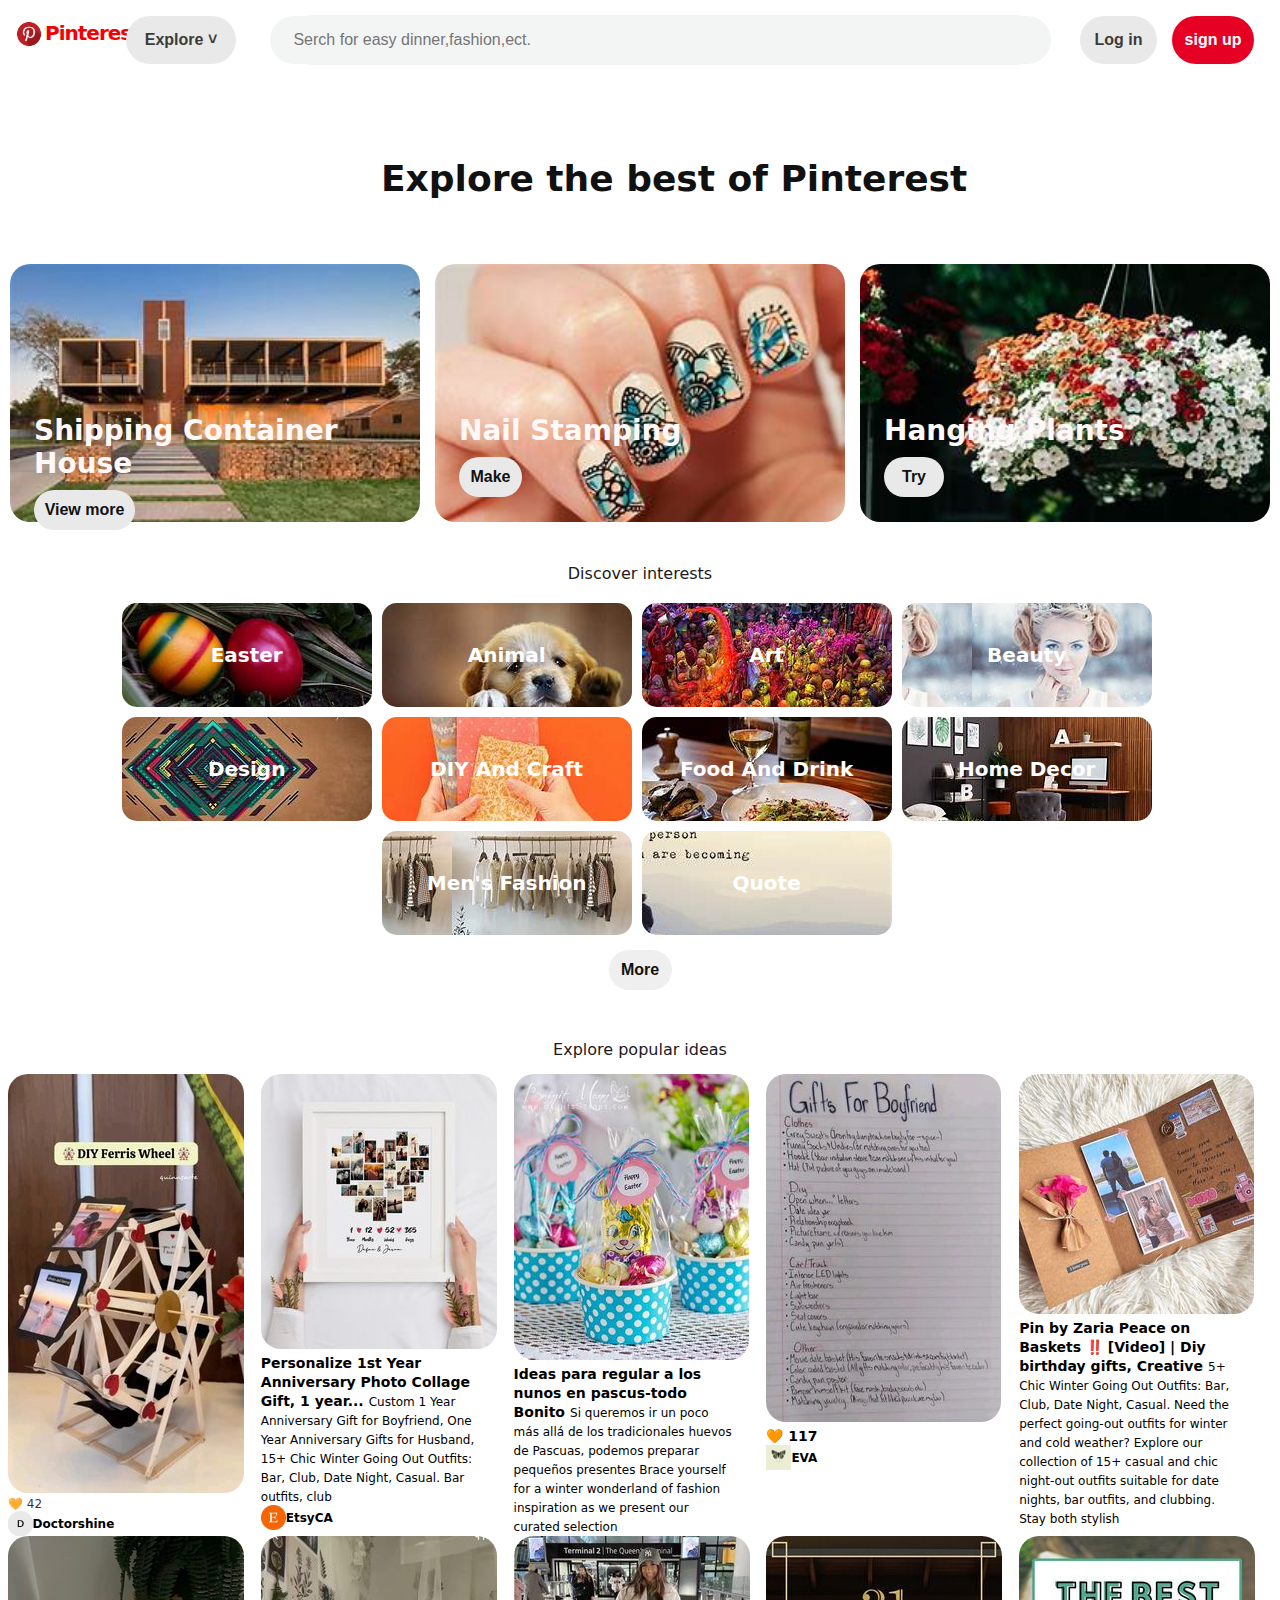
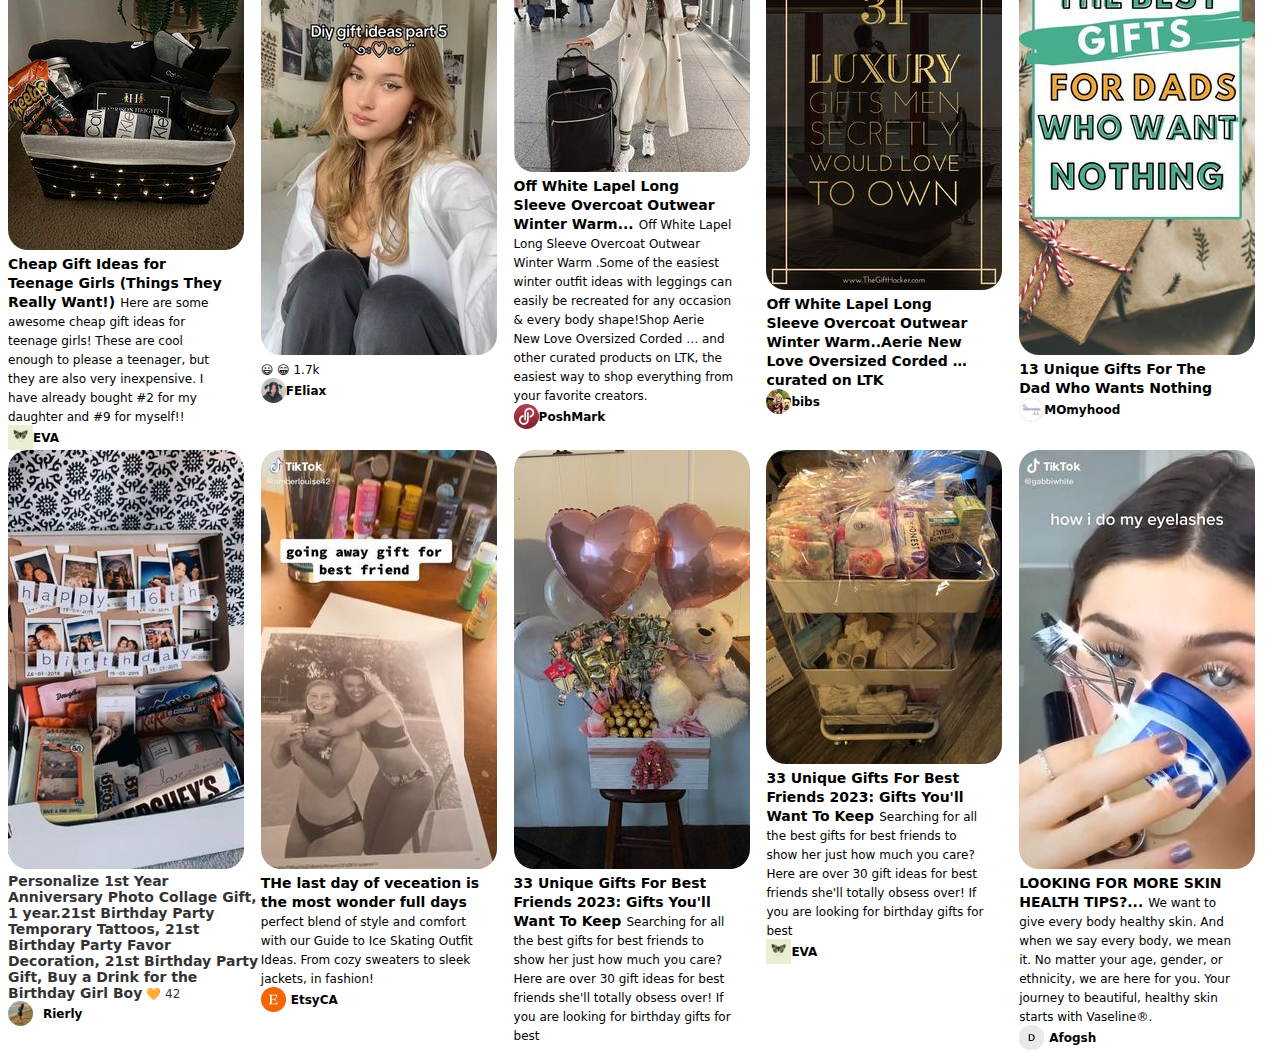
<file: index.html>
<!DOCTYPE html>federal-reserve-chair-jerome-powell-announces-fed-decision-on-interest-rates-1197381795-05e1151eb5d8451ca67ebeb75f36001c



<html>
<head>
    <title>
        pinterest.com
    </title>

    <link rel="stylesheet" href="pinterest.css">

    <link rel="stylesheet" href="https://cdnjs.cloudflare.com/ajax/libs/font-awesome/6.5.1/css/all.min.css" integrity="sha512-DTOQO9RWCH3ppGqcWaEA1BIZOC6xxalwEsw9c2QQeAIftl+Vegovlnee1c9QX4TctnWMn13TZye+giMm8e2LwA==" crossorigin="anonymous" referrerpolicy="no-referrer" />
</head>

<body >
    <div class="Container">
        <div class="topbar">
            <div class="righttop">
              <img class="logo1" src="logopin.jpg" >
              <span class="pintfont">Pinterest</span>
            
             <div class="buttonmain">
              <button class="button1">
                  Explore &#709;
                 </button>
             </div>
            </div>
          
             
          <div class="midbar">
            <i class="fa-solid fa-magnifying-glass"></i>
              <input class="serbar" type="text" placeholder=" Serch for easy dinner,fashion,ect.">
          </div>
  
  
          <div class="leftbar">
          <button class="log">
              Log in
          </button>
          <button class="sign">
              sign up
          </button>
          <i class="fa-solid fa-chevron-down"></i>
          </div>
  
          
  
      </div>
       
      <div class="secondhead">
          <h1 class="text2">Explore the best of Pinterest</h1>
      
      </div>
      
  
      <div class="mainimg" >
          <div class="firstpart">
              <div class="aboveimg1" ><span>Shipping Container House</span></div>
              <div><button class="buttonview1"> View more</button></div>
          </div>
          <div class="secondpart"> 
              <div class="aboveimg1" ><span>Nail Stamping</span></div>
              <div><button class="buttonview2"> Make</button></div>
          </div>
          <div class="thirddpart">
              <div class="aboveimg1" ><span>Hanging Plants</span></div>
              <div><button class="buttonview3"> Try</button></div>
          </div>
      </div>
  
      
      
      <div class="fontsmall">
             <span>Discover interests</span>
      </div>
  
  
     <div class="flex10">
           <div class="imgone" style="background-image: url(img1.jpg);"><span class="toptext">Easter</span></div>
           <div class="imgone" style="background-image: url(img2.jpg);"> <span class="toptext">Animal</span></div>
           <div class="imgone" style="background-image: url(img3.jpg);"> <span class="toptext">Art</span></div>
           <div class="imgone" style="background-image: url(img4.jpg);"> <span class="toptext">Beauty</span> </div>
           <div class="imgone" style="background-image: url(img5.jpg);"> <span class="toptext">Design</span></div>
           <div class="imgone" style="background-image: url(img6.jpg);"> <span class="toptext"> DIY And Craft</span></div>
           <div class="imgone" style="background-image: url(img7.jpg);"><span class="toptext">Food And Drink</span></div>
           <div class="imgone" style="background-image: url(img8.jpg);"><span class="toptext">Home Decor</span></div>
           <div class="imgone" style="background-image: url(img9.jpg);"><span class="toptext">Men's Fashion</span></div>
           <div class="imgone" style="background-image: url(img10.jpg);"><span class="toptext">Quote</span></div>
  
     </div>
  
     <div class="buttonmore">
      <button class="buttondown" button>More</button>
     </div>
  
  
     <div class="fontsmall" style="margin-top: 50px;">
      <span>Explore popular ideas</span>
   </div>
  
  
  
   
     <div class="bottommain">
  
  
      <div class="blockimg">
          <div class="imghov"><img style="border-radius: 20px;" src="firstone.jpg" ></div>
          <div style="font-size: 12px;opacity: .8;"> 
              <span>&#129505 42</span>
          </div>
          <div style="display: flex;flex-direction: row;width: 100px;align-items: center;">
              <img style="width: 25px;height: 25px;" src="D.png">
              <span style="font-size: 12px;font-weight: 600;;">Doctorshine</span>
          </div>
       </div>
      
      
       <div class="blockimg">
          <div><img style="border-radius: 20px;" src="secondimg.jpg" ></div>
          <div style="display: block;width: 220px;"> 
              <span style="font-size: 14px;font-weight: 600;width: 228;">Personalize 1st Year Anniversary Photo Collage Gift, 1 year...</span>
              <span style="font-size: 12px;">Custom 1 Year Anniversary Gift for Boyfriend, One Year Anniversary Gifts for Husband, 15+ Chic Winter Going Out Outfits: Bar, Club, Date Night, Casual. Bar outfits, club </span>
          </div>
          <div style="display: flex;flex-direction: row;width: 100px;align-items: center;">
              <img style="width: 25px;height: 25px;" src="E.jpg">
              <span style="font-size: 12px;font-weight: 600;">EtsyCA</span>
          </div>
       </div>
      
      
      
      
       
       <div class="blockimg">
          <div><img style="border-radius: 20px;" src="thirdimg.jpg" ></div>
          <div style="display: block;width: 220px;"> 
              <span style="font-size: 14px;font-weight: 600;width: 228;">Ideas para regular a los nunos en pascus-todo Bonito</span>
              <span style="font-size: 12px;">Si queremos ir un poco más allá de los tradicionales huevos de Pascuas, podemos preparar pequeños presentes Brace yourself for a winter wonderland of fashion inspiration as we present our curated selection  </span>
          </div>
          
       </div>
      
      
      
      
       
       <div class="blockimg">
          <div><img style="border-radius: 20px;" src="forthimg.jpg" ></div>
          <div style="display: block;width: 220px;"> 
              <span style="font-size: 14px;font-weight: 600;width: 228;">&#129505 117</span>
          </div>
          <div style="display: flex;flex-direction: row;width: 100px;align-items: center;">
              <img style="width: 25px;height: 25px;" src="eva.jpg">
              <span style="font-size: 12px;font-weight: 600;">EVA</span>
          </div>
       </div>
      
      
      
       
       <div class="blockimg">
          <div><img style="border-radius: 20px;" src="fifthimg.jpg" ></div>
          <div style="display: block;width: 220px;"> 
            <span style="font-size: 14px;font-weight: 600;width: 228;">Pin by Zaria Peace on Baskets ‼️ [Video] | Diy birthday gifts, Creative</span>
            <span style="font-size: 12px;">5+ Chic Winter Going Out Outfits: Bar, Club, Date Night, Casual. Need the perfect going-out outfits for winter and cold weather? Explore our collection of 15+ casual and chic night-out outfits suitable for date nights, bar outfits, and clubbing. Stay both stylish  </span>
        </div>
       </div>
  
  
  
     
  
  
      <div class="blockimg">
          <div><img style="border-radius: 20px;" src="secondrawfirst.jpg" ></div>
          <div style="display: block;width: 220px;"> 
            <span style="font-size: 14px;font-weight: 600;width: 228;">Cheap Gift Ideas for Teenage Girls (Things They Really Want!)</span>
            <span style="font-size: 12px;">Here are some awesome cheap gift ideas for teenage girls! These are cool enough to please a teenager, but they are also very inexpensive. I have already bought #2 for my daughter and #9 for myself!!  </span>
        </div>
          <div style="display: flex;flex-direction: row;width: 100px;align-items: center;">
              <img style="width: 25px;height: 25px;" src="eva.jpg">
              <span style="font-size: 12px;font-weight: 600;;">EVA</span>
          </div>
       </div>
      
      
       <div class="blockimg">
          <div><img style="border-radius: 20px;" src="secondrawsec.jpg" ></div>
          <div style="display: block;width: 220px;"> 
              <span style="font-size: 12px;font-weight: 400;width: 228;">	&#128515;	&#128513; 1.7k</span>
          </div>
          <div style="display: flex;flex-direction: row;width: 100px;align-items: center;margin-bottom: 25px;">
              <img style="width: 25px;height: 25px; border-radius: 50px;" src="ladty.jpg">
              <span style="font-size: 12px;font-weight: 600;">FEliax</span>
          </div>
       </div>
      
      
      
      
       
       <div class="blockimg">
          <div><img style="border-radius: 20px;" src="seondrawthird.jpg" ></div>
          <div style="display: block;width: 220px;"> 
              <span style="font-size: 14px;font-weight: 600;width: 228;">Off White Lapel Long Sleeve Overcoat Outwear Winter Warm...</span>
              <span style="font-size: 12px;">Off White Lapel Long Sleeve Overcoat Outwear Winter Warm .Some of the easiest winter outfit ideas with leggings can easily be recreated for any occasion & every body shape!Shop Aerie New Love Oversized Corded … and other curated products on LTK, the easiest way to shop everything from your favorite creators. </span>
          </div>
          <div style="display: flex;flex-direction: row;width: 100px;align-items: center;">
              <img style="width: 25px;height: 25px;border-radius: 50px;" src="poshmark.jpg">
              <span style="font-size: 12px;font-weight: 600;">PoshMark</span>
          </div>
          
       </div>
      
      
      
      
       
       <div class="blockimg">
          <div><img style="border-radius: 20px;" src="secondrawfourth.jpg" ></div>
          <div style="display: block;width: 220px;"> 
              <span style="font-size: 14px;font-weight: 600;width: 228;">Off White Lapel Long Sleeve Overcoat Outwear Winter Warm..Aerie New Love Oversized Corded … curated on LTK</span>
          </div>
          <div style="display: flex;flex-direction: row;width: 100px;align-items: center;">
              <img style="width: 25px;height: 25px;border-radius: 50px;" src="travel with bibs.jpg">
              <span style="font-size: 12px;font-weight: 600;">bibs</span>
          </div>
       </div>
      
      
      
       
       <div class="blockimg">
          <div><img style="border-radius: 20px;" src="seondrawfifth.jpg" ></div>
          <div style="display: block;width: 220px;"> 
              <span style="font-size: 14px;font-weight: 600;width: 228;">13 Unique Gifts For The Dad Who Wants Nothing</span>
          </div>
          <div style="display: flex;flex-direction: row;width: 100px;align-items: center;">
              <img style="width: 25px;height: 25px;" src="the momyclub.jpg">
              <span style="font-size: 12px;font-weight: 600;"> MOmyhood</span>
          </div>
  
       </div>



       
      <div class="blockimg">
        <div><img style="border-radius: 20px;" src="thirdrawfirst.jpg" ></div>
        <div style="font-size: 12px;opacity: .8;"> 
            <span style="font-size: 14px;font-weight: 600;width: 228;">Personalize 1st Year Anniversary Photo Collage Gift, 1 year.21st Birthday Party Temporary Tattoos, 21st Birthday Party Favor Decoration, 21st Birthday Party Gift, Buy a Drink for the Birthday Girl Boy</span>
            <span>&#129505 42</span>
        </div>
        <div style="display: flex;flex-direction: row;width: 100px;align-items: center;">
            <img style="width: 25px;height: 25px; border-radius: 100px;" src="riely.jpg">
            <span style="font-size: 12px;font-weight: 600;padding-left: 10px;">Rierly</span>
        </div>
     </div>
    
    
     <div class="blockimg">
        <div><img style="border-radius: 20px;" src="thirdrawsec.jpg" ></div>
        <div style="display: block;width: 220px;"> 
            <span style="font-size: 14px;font-weight: 600;width: 228;">THe last day of veceation is the most wonder full days</span>
            <span style="font-size: 12px;">perfect blend of style and comfort with our Guide to Ice Skating Outfit Ideas. From cozy sweaters to sleek jackets, in fashion! </span>
        </div>
        <div style="display: flex;flex-direction: row;width: 100px;align-items: center;margin-bottom: 10px;">
            <img style="width: 25px;height: 25px;" src="E.jpg">
            <span style="font-size: 12px;font-weight: 600;padding-left: 5px">EtsyCA</span>
        </div>
     </div>
    
    
    
    
     
     <div class="blockimg">
        <div><img style="border-radius: 20px;" src="thridrawthre.jpg" ></div>
        <div style="display: block;width: 220px;"> 
            <span style="font-size: 14px;font-weight: 600;width: 228;">33 Unique Gifts For Best Friends 2023: Gifts You'll Want To Keep</span>
            <span style="font-size: 12px;">Searching for all the best gifts for best friends to show her just how much you care? Here are over 30 gift ideas for best friends she'll totally obsess over! If you are looking for birthday gifts for best </span>
        </div>
        
     </div>
    
    
    
    
     
     <div class="blockimg">
        <div><img style="border-radius: 20px;" src="thirdrawfourth.jpg" ></div>
        <div style="display: block;width: 220px;"> 
        <span style="font-size: 14px;font-weight: 600;width: 228;">33 Unique Gifts For Best Friends 2023: Gifts You'll Want To Keep</span>
        <span style="font-size: 12px;">Searching for all the best gifts for best friends to show her just how much you care? Here are over 30 gift ideas for best friends she'll totally obsess over! If you are looking for birthday gifts for best </span>
    </div>
    
        <div style="display: flex;flex-direction: row;width: 100px;align-items: center;">
            <img style="width: 25px;height: 25px;" src="eva.jpg">
            <span style="font-size: 12px;font-weight: 600;">EVA</span>
        </div>
     </div>
    
    
    
     
     <div class="blockimg">
        <div><img style="border-radius: 20px;" src="thirdrawfifth.jpg" ></div>
        <div style="display: block;width: 220px;"> 
            <span style="font-size: 14px;font-weight: 600;width: 228;">LOOKING FOR MORE SKIN HEALTH TIPS?...</span>
            <span style="font-size: 12px;">We want to give every body healthy skin. And when we say every body, we mean it. No matter your age, gender, or ethnicity, we are here for you. Your journey to beautiful, healthy skin starts with Vaseline®. </span>
        </div>
        <div style="display: flex;flex-direction: row;width: 100px;align-items: center;">
            <img style="width: 25px;height: 25px;" src="D.png">
            <span style="font-size: 12px;font-weight: 600;padding-left: 5px">Afogsh</span>
        </div>
     </div>

  
      
     </div>
    </div>
   


</body>



</html>
</file>
<file: pinterest.css>
body{
    font-family: system-ui, -apple-system, BlinkMacSystemFont, 'Segoe UI', Roboto, Oxygen, Ubuntu, Cantarell, 'Open Sans', 'Helvetica Neue', sans-serif;
}
span{
    cursor: pointer;
}

button {
font-weight: 550;
font-size: 16px;
cursor: pointer;
border: none;
text-align: center;
font-style: normal;
}



.topbar {
    display: flex;
    flex-direction: row;
    background-color: rgb(255, 255, 255);
    position:fixed;
    width: 100%;
    height: 80px;
    justify-content: space-between;
    box-sizing: border-box;
    padding: 16px 16px 16px 16px;
    top: 0;
    right:0;
    left: 0;
    z-index: 2;
    


}
.righttop{
    display: flex;
    flex-direction: row;
    height: 48px;
    width: 240px;
    

}

.logo1 {
    width: 26px;
    height: 26px;
    margin-top: 5px;
    cursor: pointer;
    

}
.pintfont {
    width: 71px;
    height: 24px;
    margin-left: 3px;
    margin-top: 5px;
    cursor: pointer;
    color: rgb(245, 0, 0);
    font-size: 20px;
    font-weight: 600;
    letter-spacing: -1px;

}

.button1 {
    width: 110px;
    height: 48px;
    border-radius: 50px;
    margin-bottom: 15px;
    background-color: rgb(233, 233, 233);
    color: rgb(60, 59, 59);
    margin-left: 10px;
}
.button1:hover {
background-color: rgb(212, 212, 212);

}
.midbar {
    display: flex;
    flex-direction: row;
    background-color: rgb(243, 245, 245);
    width: 761px;
    height: 28px;
    border-radius:30px; 
    cursor:text;
    align-items: center;
    padding: 10px;
    justify-content: space-between;
    
    
}
.fa-magnifying-glass{
    background-color: rgb(243, 245, 245);
    background-size: cover;
    font-size: 15px;
    color: rgba(70, 70, 70, 0.893);
    font-weight: bold;
    

}

.serbar {
    background-color: rgb(243, 245, 245);
    border: none;
    font-size: 16px;
    width: 750px;
    height: 48px;
    border-radius:30px; 
}

.midbar:hover {
    background-color: rgb(236, 236, 236);
}
.serbar:hover{
    background-color: rgb(236, 236, 236); 
}
.serchsymb {
    background-color: rgb(233, 233, 233);
    width: 48px;
    height: 48px;
    
}

.leftbar{
    display: flex;
    flex-direction: row;
    justify-content: space-between;
    align-items: center;
    
}
.log {
    width: 77px;
    height:48px;
    border-radius: 30px;
    margin-right: 15px;
    font-style: normal;
    font-stretch:100%;
    color: rgb(60, 59, 59);
    margin-left: 15px;
    background-color: rgb(233, 233, 233);
}

.log:hover {
    background-color: rgb(224, 224, 224);
    
}
.sign{
    width:82px;
    height:48px ;
    margin-right: 10px;
    border-radius: 35px;
    background-color: rgb(230, 0, 35);
    color: white;
}
.sign:hover{
    background-color:rgb(181, 1, 28);
}
.fa-chevron-down {

    color: rgb(60, 59, 59);
    font-size: 15px;
    font-weight: bold;
    cursor: pointer;
    }

.fa-chevron-down:hover {
    background-color: rgb(202, 202, 202);
    border-radius: 50px;
    
}

.secondhead { 
display: flex;
flex-direction: row;
width: 100%;
height:50px ; 
margin-top: 67px;
padding-left: 373px;
padding-top: 40px;



}
.text2 {
    display: block;
    font-size: 36px;
    color: rgb(17, 17, 17);
    text-align: center;
    font-style: normal;
    font-weight: 600;
}
.mainimg {
display: flex;
flex-direction: row;
height: 300px;
justify-content: space-between;
margin: 80px 2px 0;
cursor: pointer;


}
.firstpart{
 background-image:url("containerhouse2.jpg");
 background-repeat: no-repeat;
 background-size: cover;
 width: 410px;
 height: 258px;
 border-radius: 20px;

 }



.aboveimg1 {
font-size: 28px;
color: rgb(255, 248, 248);
display: block;
font-weight: 600;
text-align: left;
text-size-adjust: 100%;
cursor: pointer;
margin: 150px 0 0 24px;
}

.buttonview1{
width: 101px;
height: 40px;
background-color: rgb(233, 233, 233);
border-radius: 20px;
color: rgb(17, 17, 17);
margin: 10px 0 0 24px;
}
.buttonview2 {
    width: 63px;
    height: 40px;
    background-color: rgb(233, 233, 233);
    border-radius: 20px;
    color: rgb(17, 17, 17);
    margin: 10px 0 0 24px;

}
.buttonview3 {
    width: 60px;
    height: 40px;
    background-color: rgb(233, 233, 233);
    border-radius: 20px;
    color: rgb(17, 17, 17);
    margin: 10px 0 0 24px;

}
.secondpart {
    background-image: url("nail3.jpg");
    background-repeat: no-repeat;
    background-size: cover;
    width: 410px;
    height: 258px;
    border-radius: 20px;
}
.thirddpart {
    background-image: url("plant2.jpg");
    background-repeat: no-repeat;
    background-size: cover;
    width: 410px;
    height: 258px;
    border-radius: 20px;

}
.secondpart:hover,.thirddpart:hover,img:hover ,.imgone:hover,
.firstpart:hover{
    opacity: .8;
     z-index: 1;
}


.fontsmall {
    display: block;
    font-size: 16px;
    font-weight: 400;
    color: rgb(33, 25, 34);
    text-align: center;
}

.flex10 {
  display: flex;
  flex-direction: row;
  flex-wrap: wrap;
  justify-content: center;
  width: 1247.33px;
  height: 337px;
  margin-top: 10px;

}
.imgone {
    width:250px;
    height:104px;
    border-radius: 15px;
    background-position: right;
    margin-top: 10px;
    margin-left: 10px;
}

.toptext{
    font-size: 20px;
    color: white;
    display: block;
    text-align: center;
    padding-top: 40px;
    font-weight: 600;
}
.buttonmore{
    display: flex;
    flex-direction: row;
    justify-content: center;
    margin-top: 20px;
}
.buttondown {
    width: 63px;
    height: 40px;
    background-color: hsl(233, 233, 233);
    border-radius: 20px;
    color: rgb(17, 17, 17);
}
.bottommain{
    display:grid;
    margin-top: 15px;
    grid-template-columns: 1fr 1fr 1fr 1fr 1fr  ;

}


.blockimg{
    cursor: pointer;

}
</file>
